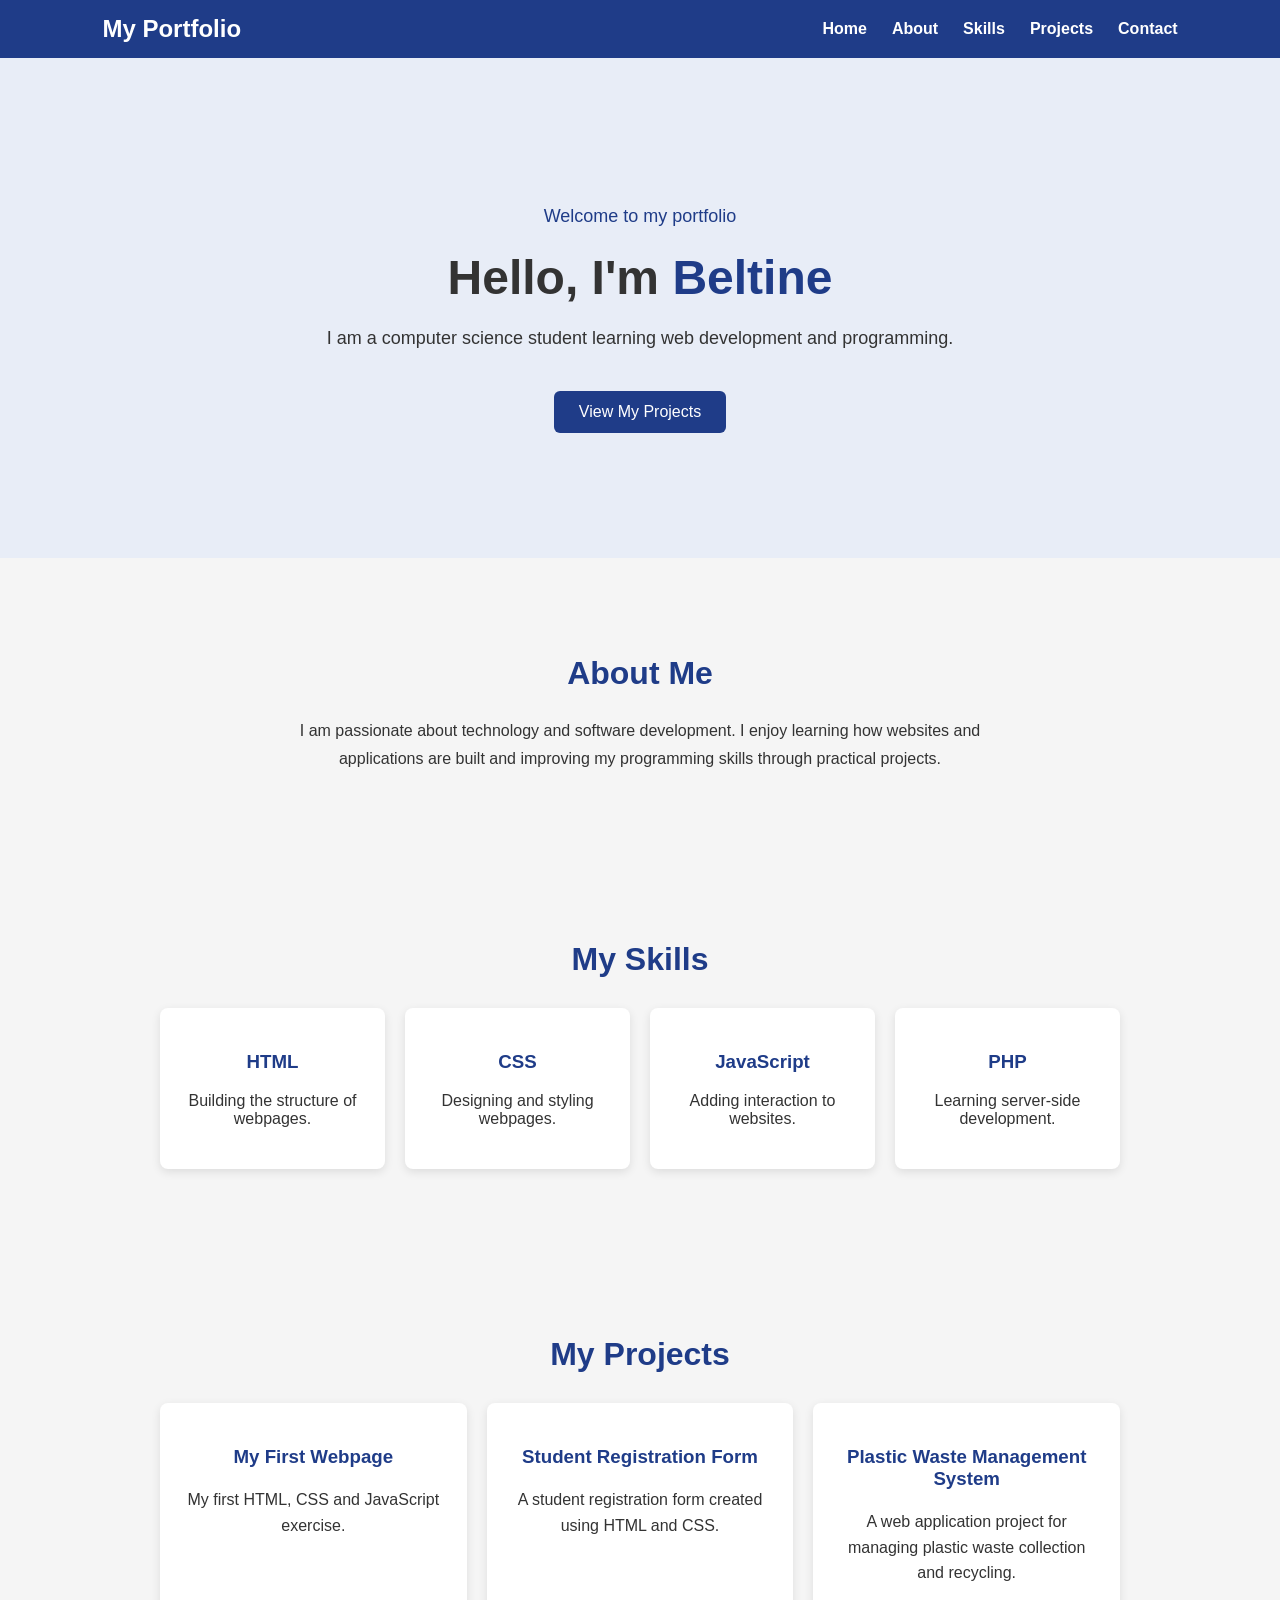
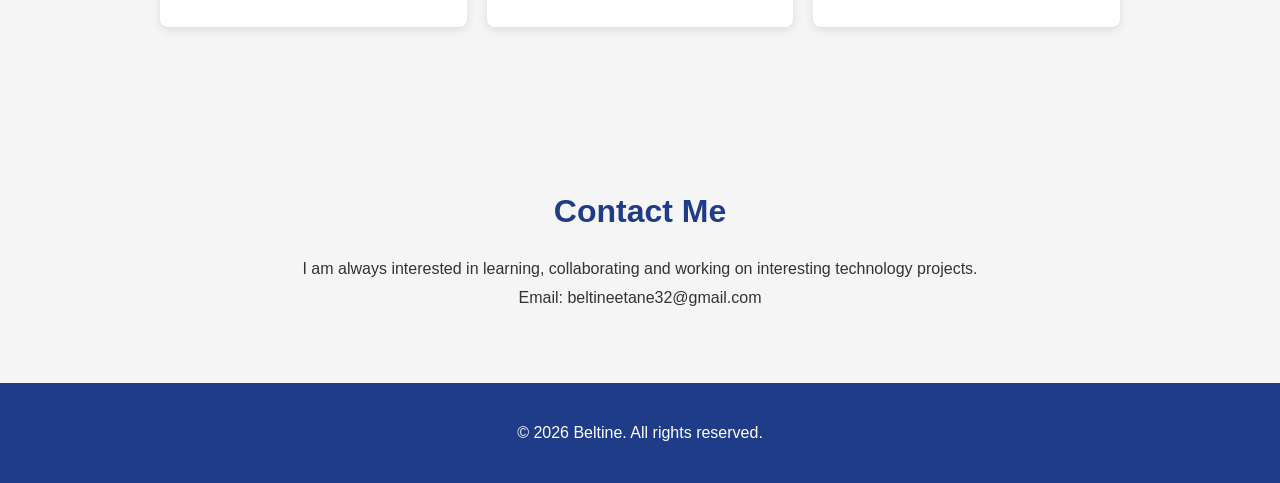
<file: index.html>
<!DOCTYPE html>
<html lang="en">

<head>
    <meta charset="UTF-8">

    <meta name="viewport"
          content="width=device-width, initial-scale=1.0">

    <title>My Portfolio</title>

    <link rel="stylesheet" href="style.css">
</head>

<body>

    <!-- Navigation -->

    <nav class="navbar">

        <h2 class="logo">My Portfolio</h2>

        <ul class="nav-links">
            <li><a href="#home">Home</a></li>
            <li><a href="#about">About</a></li>
            <li><a href="#skills">Skills</a></li>
            <li><a href="#projects">Projects</a></li>
            <li><a href="#contact">Contact</a></li>
        </ul>

    </nav>


    <!-- Home Section -->

    <section id="home" class="hero">

        <div class="hero-content">

            <p class="welcome">
                Welcome to my portfolio
            </p>

            <h1>
                Hello, I'm <span>Beltine</span>
            </h1>

            <p>
                I am a computer science student learning
                web development and programming.
            </p>

            <a href="#projects" class="button">
                View My Projects
            </a>

        </div>

    </section>


    <!-- About Section -->

    <section id="about" class="section">

        <h2>About Me</h2>

        <p>
            I am passionate about technology and software development.
            I enjoy learning how websites and applications are built
            and improving my programming skills through practical projects.
        </p>

    </section>


    <!-- Skills Section -->

    <section id="skills" class="section">

        <h2>My Skills</h2>

        <div class="skills-container">

            <div class="skill">
                <h3>HTML</h3>
                <p>Building the structure of webpages.</p>
            </div>

            <div class="skill">
                <h3>CSS</h3>
                <p>Designing and styling webpages.</p>
            </div>

            <div class="skill">
                <h3>JavaScript</h3>
                <p>Adding interaction to websites.</p>
            </div>

            <div class="skill">
                <h3>PHP</h3>
                <p>Learning server-side development.</p>
            </div>

        </div>

    </section>


    <!-- Projects Section -->

    <section id="projects" class="section">

        <h2>My Projects</h2>

        <div class="projects-container">

            <div class="project">

                <h3>My First Webpage</h3>

                <p>
                    My first HTML, CSS and JavaScript exercise.
                </p>

            </div>


            <div class="project">

                <h3>Student Registration Form</h3>

                <p>
                    A student registration form created using HTML and CSS.
                </p>

            </div>


            <div class="project">

                <h3>Plastic Waste Management System</h3>

                <p>
                    A web application project for managing plastic
                    waste collection and recycling.
                </p>

            </div>

        </div>

    </section>


    <!-- Contact Section -->

    <section id="contact" class="section">

        <h2>Contact Me</h2>

        <p>
            I am always interested in learning, collaborating
            and working on interesting technology projects.
        </p>

        <p>
            Email: beltineetane32@gmail.com
        </p>

    </section>


    <!-- Footer -->

    <footer>

        <p>
            &copy; 2026 Beltine. All rights reserved.
        </p>

    </footer>

</body>

</html>
</file>
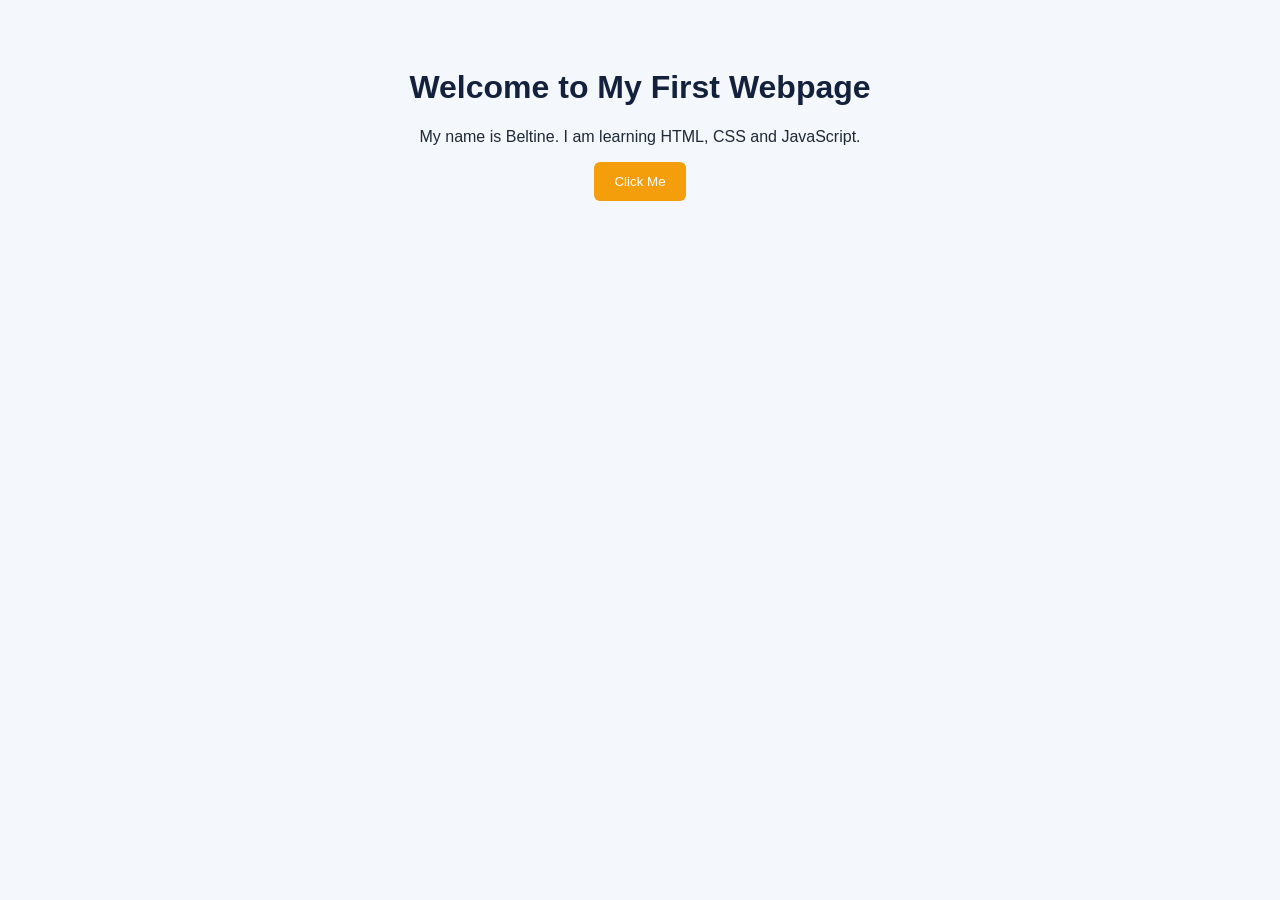
<file: 01-my-first-webpage/index.html>
<!DOCTYPE html>
<html lang="en">
<head>
  <meta charset="UTF-8">
  <meta name="viewport" content="width=device-width, initial-scale=1.0">
  <title>My First Webpage</title>
  <link rel="stylesheet" href="style.css">
</head>
<body>

  <h1>Welcome to My First Webpage</h1>

  <p>
    My name is Beltine. I am learning HTML, CSS and JavaScript.
  </p>

  <button onclick="showMessage()">Click Me</button>

  <script src="script.js"></script>
</body>
</html>
</file>
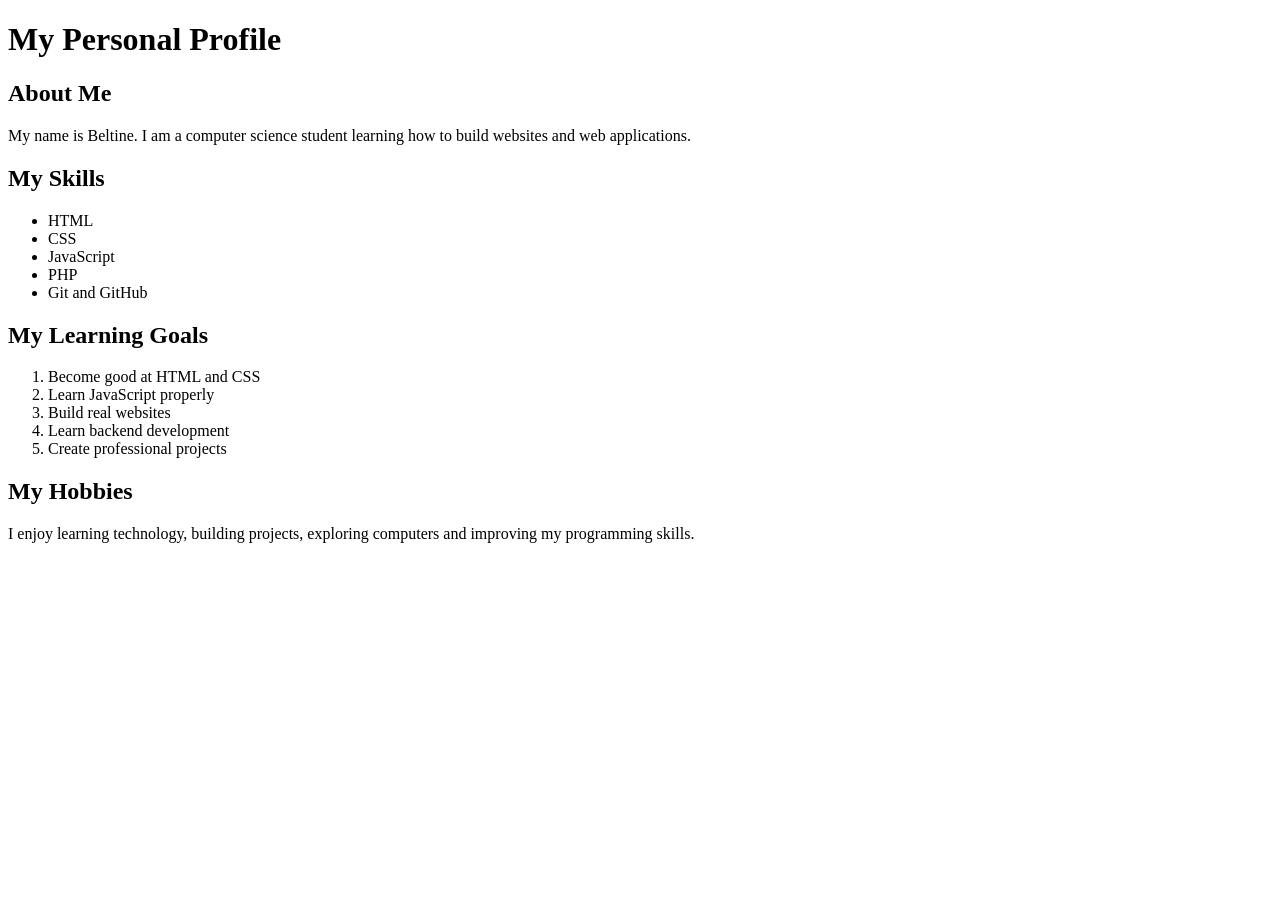
<file: 02-personal-profile/index.html>
<!DOCTYPE html>
<html lang="en">
<head>
    <meta charset="UTF-8">
    <meta name="viewport" content="width=device-width, initial-scale=1.0">
    <title>My Personal Profile</title>
</head>

<body>

    <h1>My Personal Profile</h1>

    <h2>About Me</h2>

    <p>
        My name is Beltine. I am a computer science student
        learning how to build websites and web applications.
    </p>

    <h2>My Skills</h2>

    <ul>
        <li>HTML</li>
        <li>CSS</li>
        <li>JavaScript</li>
        <li>PHP</li>
        <li>Git and GitHub</li>
    </ul>

    <h2>My Learning Goals</h2>

    <ol>
        <li>Become good at HTML and CSS</li>
        <li>Learn JavaScript properly</li>
        <li>Build real websites</li>
        <li>Learn backend development</li>
        <li>Create professional projects</li>
    </ol>

    <h2>My Hobbies</h2>

    <p>
        I enjoy learning technology, building projects,
        exploring computers and improving my programming skills.
    </p>

</body>
</html>
</file>
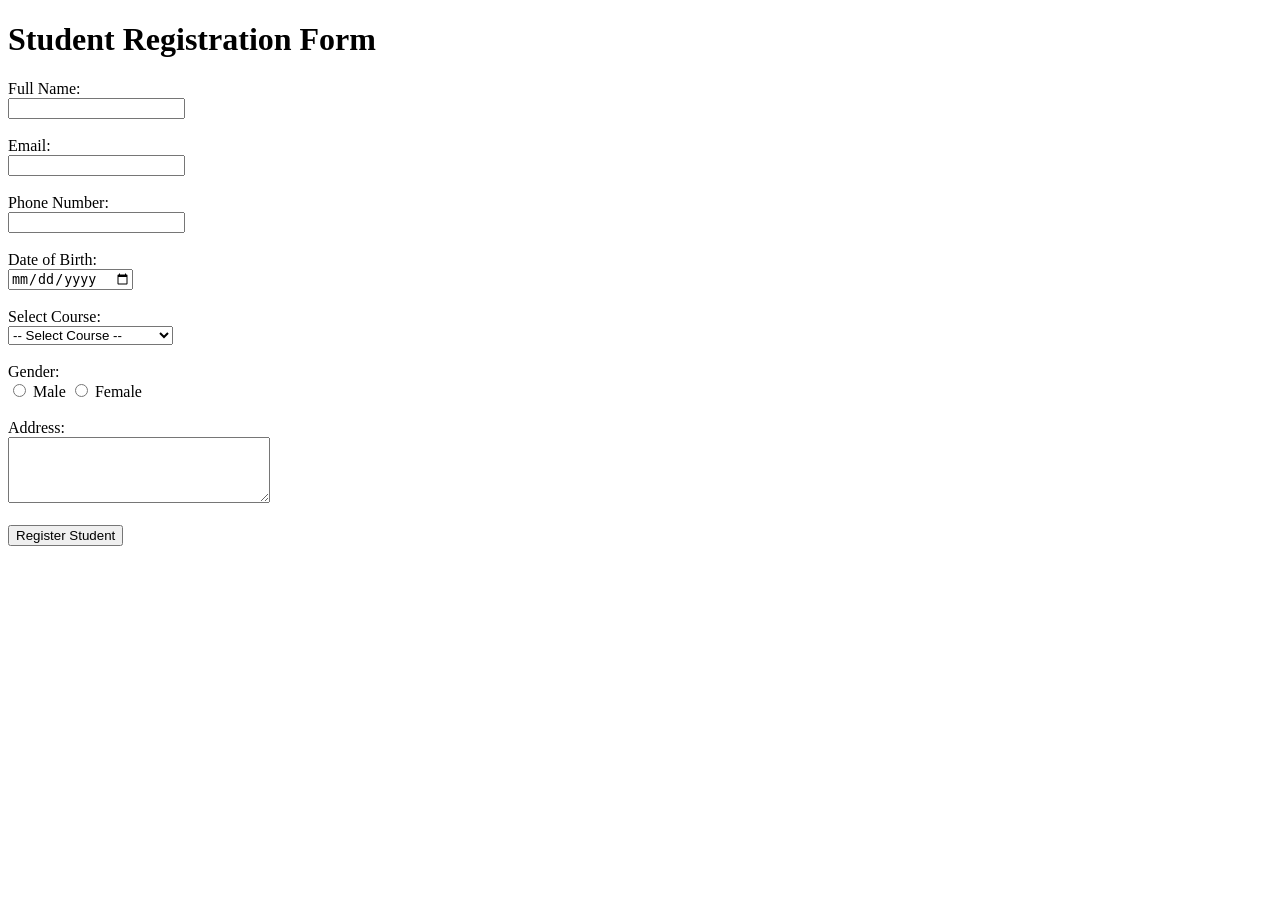
<file: 03-student-registration-form/index.html>
<!DOCTYPE html>
<html lang="en">
<head>
    <meta charset="UTF-8">
    <meta name="viewport" content="width=device-width, initial-scale=1.0">
    <title>Student Registration Form</title>
</head>

<body>

    <h1>Student Registration Form</h1>

    <form>

        <label for="fullname">Full Name:</label>
        <br>
        <input type="text" id="fullname" name="fullname">
        <br><br>

        <label for="email">Email:</label>
        <br>
        <input type="email" id="email" name="email">
        <br><br>

        <label for="phone">Phone Number:</label>
        <br>
        <input type="tel" id="phone" name="phone">
        <br><br>

        <label for="date">Date of Birth:</label>
        <br>
        <input type="date" id="date" name="date">
        <br><br>

        <label for="course">Select Course:</label>
        <br>

        <select id="course" name="course">
            <option value="">-- Select Course --</option>
            <option value="computer-science">Computer Science</option>
            <option value="business">Business Administration</option>
            <option value="accounting">Accounting</option>
            <option value="engineering">Engineering</option>
        </select>

        <br><br>

        <label>Gender:</label>
        <br>

        <input type="radio" id="male" name="gender" value="male">
        <label for="male">Male</label>

        <input type="radio" id="female" name="gender" value="female">
        <label for="female">Female</label>

        <br><br>

        <label for="address">Address:</label>
        <br>

        <textarea id="address" name="address" rows="4" cols="30"></textarea>

        <br><br>

        <button type="submit">Register Student</button>

    </form>

</body>
</html>
</file>
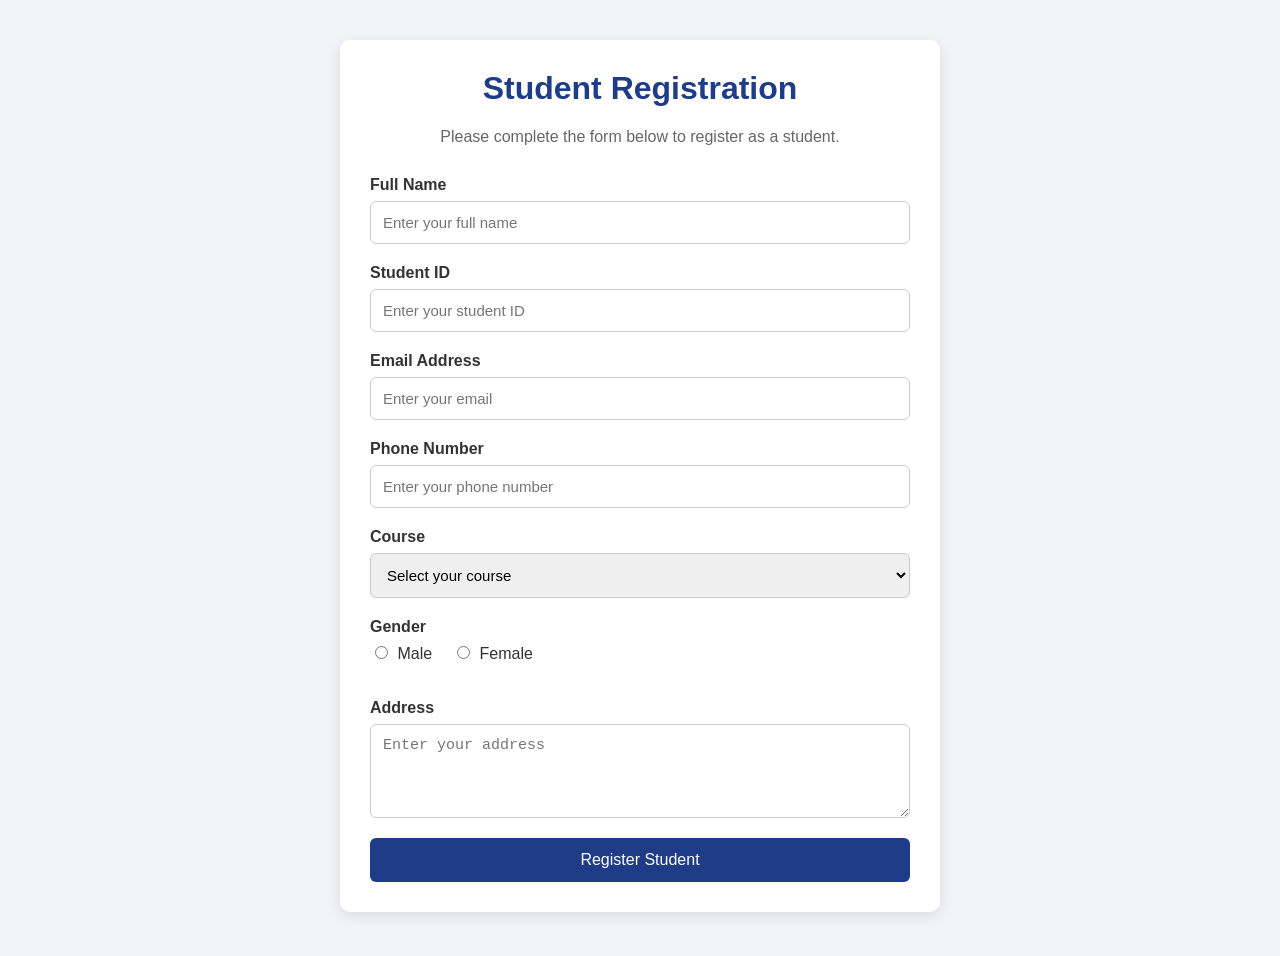
<file: 04-styled-registration-form/index.html>
<!DOCTYPE html>
<html lang="en">

<head>
    <meta charset="UTF-8">
    <meta name="viewport" content="width=device-width, initial-scale=1.0">

    <title>Student Registration</title>

    <link rel="stylesheet" href="style.css">
</head>

<body>

    <div class="container">

        <h1>Student Registration</h1>

        <p class="description">
            Please complete the form below to register as a student.
        </p>

        <form>

            <label for="fullname">Full Name</label>
            <input
                type="text"
                id="fullname"
                name="fullname"
                placeholder="Enter your full name"
            >

            <label for="studentid">Student ID</label>
            <input
                type="text"
                id="studentid"
                name="studentid"
                placeholder="Enter your student ID"
            >

            <label for="email">Email Address</label>
            <input
                type="email"
                id="email"
                name="email"
                placeholder="Enter your email"
            >

            <label for="phone">Phone Number</label>
            <input
                type="tel"
                id="phone"
                name="phone"
                placeholder="Enter your phone number"
            >

            <label for="course">Course</label>

            <select id="course" name="course">
                <option value="">Select your course</option>
                <option value="computer-science">Computer Science</option>
                <option value="accounting">Accounting</option>
                <option value="business">Business Administration</option>
                <option value="engineering">Engineering</option>
            </select>

            <label>Gender</label>

            <div class="gender">

                <label>
                    <input type="radio" name="gender" value="male">
                    Male
                </label>

                <label>
                    <input type="radio" name="gender" value="female">
                    Female
                </label>

            </div>

            <label for="address">Address</label>

            <textarea
                id="address"
                name="address"
                rows="4"
                placeholder="Enter your address"
            ></textarea>

            <button type="submit">
                Register Student
            </button>

        </form>

    </div>

</body>
</html>
</file>
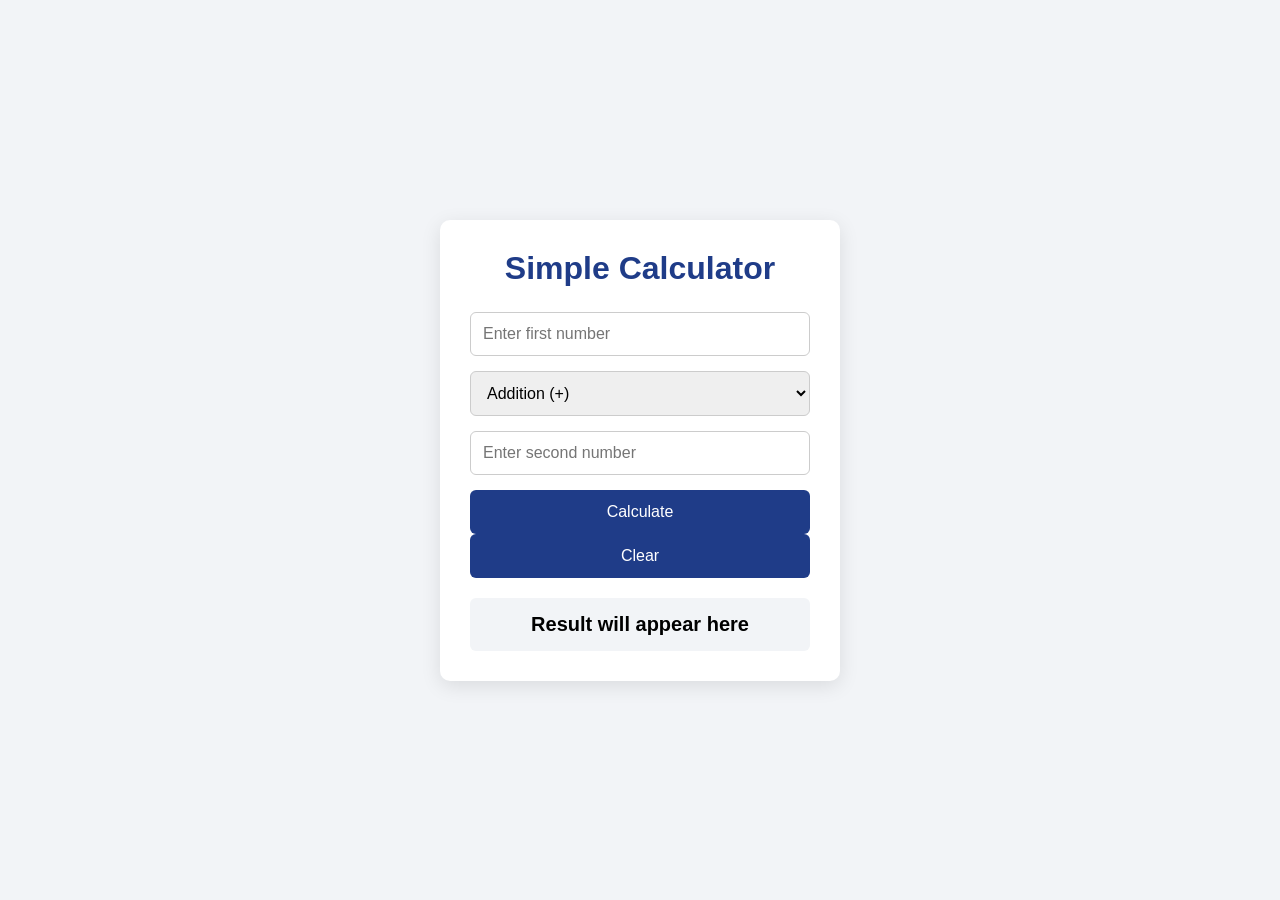
<file: 08-javascript-calculator/index.html>
<!DOCTYPE html>
<html lang="en">

<head>
    <meta charset="UTF-8">

    <meta name="viewport"
          content="width=device-width, initial-scale=1.0">

    <title>JavaScript Calculator</title>

    <link rel="stylesheet" href="style.css">
</head>

<body>

    <div class="calculator">

        <h1>Simple Calculator</h1>

        <input
            type="number"
            id="number1"
            placeholder="Enter first number"
        >

        <select id="operator">
            <option value="+">Addition (+)</option>
            <option value="-">Subtraction (-)</option>
            <option value="*">Multiplication (×)</option>
            <option value="/">Division (÷)</option>
        </select>

        <input
            type="number"
            id="number2"
            placeholder="Enter second number"
        >

        <button onclick="calculate()">
            Calculate
        </button>
        <button onclick="clearCalculator()" class="clear-button">
    Clear
</button>

        <div id="result">
            Result will appear here
        </div>

    </div>

    <script src="script.js"></script>

</body>

</html>
</file>
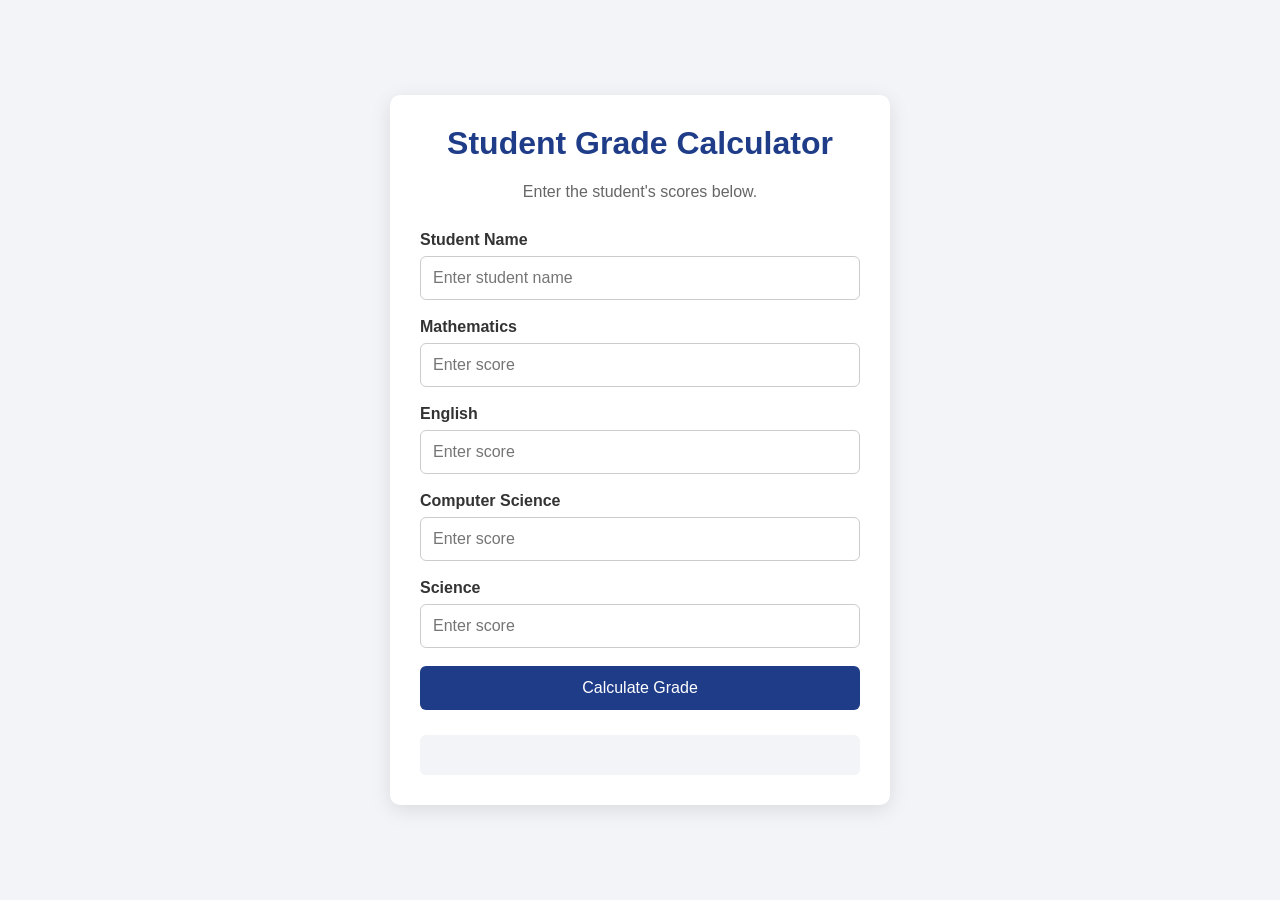
<file: 09-student-grade-calculator/index.html>
<!DOCTYPE html>
<html lang="en">

<head>
    <meta charset="UTF-8">

    <meta name="viewport"
          content="width=device-width, initial-scale=1.0">

    <title>Student Grade Calculator</title>

    <link rel="stylesheet" href="style.css">
</head>

<body>

    <div class="container">

        <h1>Student Grade Calculator</h1>

        <p>
            Enter the student's scores below.
        </p>

        <label for="name">Student Name</label>

        <input
            type="text"
            id="name"
            placeholder="Enter student name"
        >


        <label for="math">Mathematics</label>

        <input
            type="number"
            id="math"
            placeholder="Enter score"
            min="0"
            max="100"
        >


        <label for="english">English</label>

        <input
            type="number"
            id="english"
            placeholder="Enter score"
            min="0"
            max="100"
        >


        <label for="computer">Computer Science</label>

        <input
            type="number"
            id="computer"
            placeholder="Enter score"
            min="0"
            max="100"
        >


        <label for="science">Science</label>

        <input
            type="number"
            id="science"
            placeholder="Enter score"
            min="0"
            max="100"
        >


        <button onclick="calculateGrade()">
            Calculate Grade
        </button>


        <div id="result"></div>

    </div>

    <script src="script.js"></script>

</body>

</html>
</file>
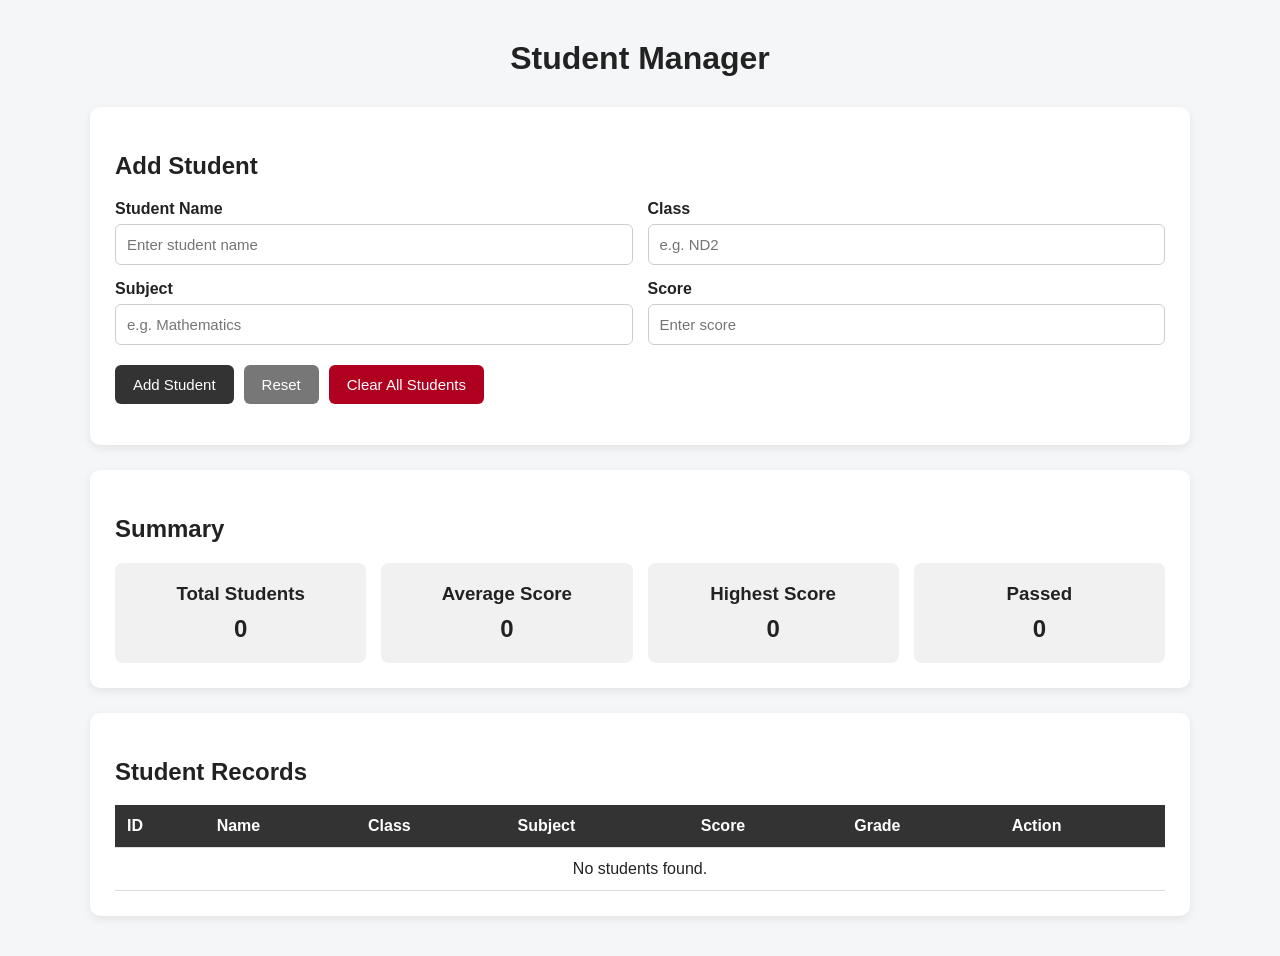
<file: 06-students-grades-management/student-manager.html>
<!DOCTYPE html>
<html lang="en">
<head>
    <meta charset="UTF-8">
    <meta name="viewport" content="width=device-width, initial-scale=1.0">
    <title>Student Manager</title>

    <style>
        * {
            box-sizing: border-box;
        }

        body {
            font-family: Arial, sans-serif;
            margin: 0;
            background: #f4f6f8;
            color: #222;
        }

        .container {
            width: 90%;
            max-width: 1100px;
            margin: 40px auto;
        }

        h1 {
            text-align: center;
            margin-bottom: 30px;
        }

        .card {
            background: white;
            padding: 25px;
            margin-bottom: 25px;
            border-radius: 10px;
            box-shadow: 0 3px 10px rgba(0, 0, 0, 0.08);
        }

        .form-grid {
            display: grid;
            grid-template-columns: repeat(2, 1fr);
            gap: 15px;
        }

        .form-group {
            display: flex;
            flex-direction: column;
        }

        label {
            font-weight: bold;
            margin-bottom: 6px;
        }

        input {
            padding: 11px;
            border: 1px solid #ccc;
            border-radius: 6px;
            font-size: 15px;
        }

        input:focus {
            outline: none;
            border-color: #333;
        }

        .buttons {
            margin-top: 20px;
            display: flex;
            gap: 10px;
        }

        button {
            padding: 11px 18px;
            border: none;
            border-radius: 6px;
            cursor: pointer;
            font-size: 15px;
        }

        #submitButton {
            background: #333;
            color: white;
        }

        #resetButton {
            background: #777;
            color: white;
        }

        #clearStudentsButton {
            background: #b00020;
            color: white;
        }

        button:hover {
            opacity: 0.85;
        }

        #message {
            margin-top: 15px;
            font-weight: bold;
        }

        .summary {
            display: grid;
            grid-template-columns: repeat(4, 1fr);
            gap: 15px;
        }

        .summary-box {
            background: #f1f1f1;
            padding: 20px;
            text-align: center;
            border-radius: 8px;
        }

        .summary-box h3 {
            margin: 0 0 10px;
        }

        .summary-box p {
            font-size: 24px;
            font-weight: bold;
            margin: 0;
        }

        .table-container {
            overflow-x: auto;
        }

        table {
            width: 100%;
            border-collapse: collapse;
        }

        th,
        td {
            padding: 12px;
            border-bottom: 1px solid #ddd;
            text-align: left;
        }

        th {
            background: #333;
            color: white;
        }

        .edit-btn {
            background: #555;
            color: white;
            margin-right: 5px;
        }

        .delete-btn {
            background: #b00020;
            color: white;
        }

        @media (max-width: 700px) {
            .form-grid {
                grid-template-columns: 1fr;
            }

            .summary {
                grid-template-columns: repeat(2, 1fr);
            }
        }
    </style>
</head>

<body>

<div class="container">

    <h1>Student Manager</h1>

    <!-- Student Form -->
    <div class="card">

        <h2 id="formTitle">Add Student</h2>

        <form id="studentForm">

            <div class="form-grid">

                <div class="form-group">
                    <label for="name">Student Name</label>
                    <input
                        type="text"
                        id="name"
                        placeholder="Enter student name"
                        required
                    >
                </div>

                <div class="form-group">
                    <label for="className">Class</label>
                    <input
                        type="text"
                        id="className"
                        placeholder="e.g. ND2"
                        required
                    >
                </div>

                <div class="form-group">
                    <label for="subject">Subject</label>
                    <input
                        type="text"
                        id="subject"
                        placeholder="e.g. Mathematics"
                        required
                    >
                </div>

                <div class="form-group">
                    <label for="score">Score</label>
                    <input
                        type="number"
                        id="score"
                        min="0"
                        max="100"
                        placeholder="Enter score"
                        required
                    >
                </div>

            </div>

            <div class="buttons">

                <button type="submit" id="submitButton">
                    Add Student
                </button>

                <button type="button" id="resetButton">
                    Reset
                </button>

                <button type="button" id="clearStudentsButton">
                    Clear All Students
                </button>

            </div>

            <p id="message"></p>

        </form>

    </div>


    <!-- Summary -->
    <div class="card">

        <h2>Summary</h2>

        <div class="summary">

            <div class="summary-box">
                <h3>Total Students</h3>
                <p id="totalStudents">0</p>
            </div>

            <div class="summary-box">
                <h3>Average Score</h3>
                <p id="averageScore">0</p>
            </div>

            <div class="summary-box">
                <h3>Highest Score</h3>
                <p id="highestScore">0</p>
            </div>

            <div class="summary-box">
                <h3>Passed</h3>
                <p id="passedStudents">0</p>
            </div>

        </div>

    </div>


    <!-- Students Table -->
    <div class="card">

        <h2>Student Records</h2>

        <div class="table-container">

            <table>

                <thead>

                    <tr>
                        <th>ID</th>
                        <th>Name</th>
                        <th>Class</th>
                        <th>Subject</th>
                        <th>Score</th>
                        <th>Grade</th>
                        <th>Action</th>
                    </tr>

                </thead>

                <tbody id="studentTableBody">
                </tbody>

            </table>

        </div>

    </div>

</div>


<script src="students-manager.js"></script>

</body>
</html>
</file>
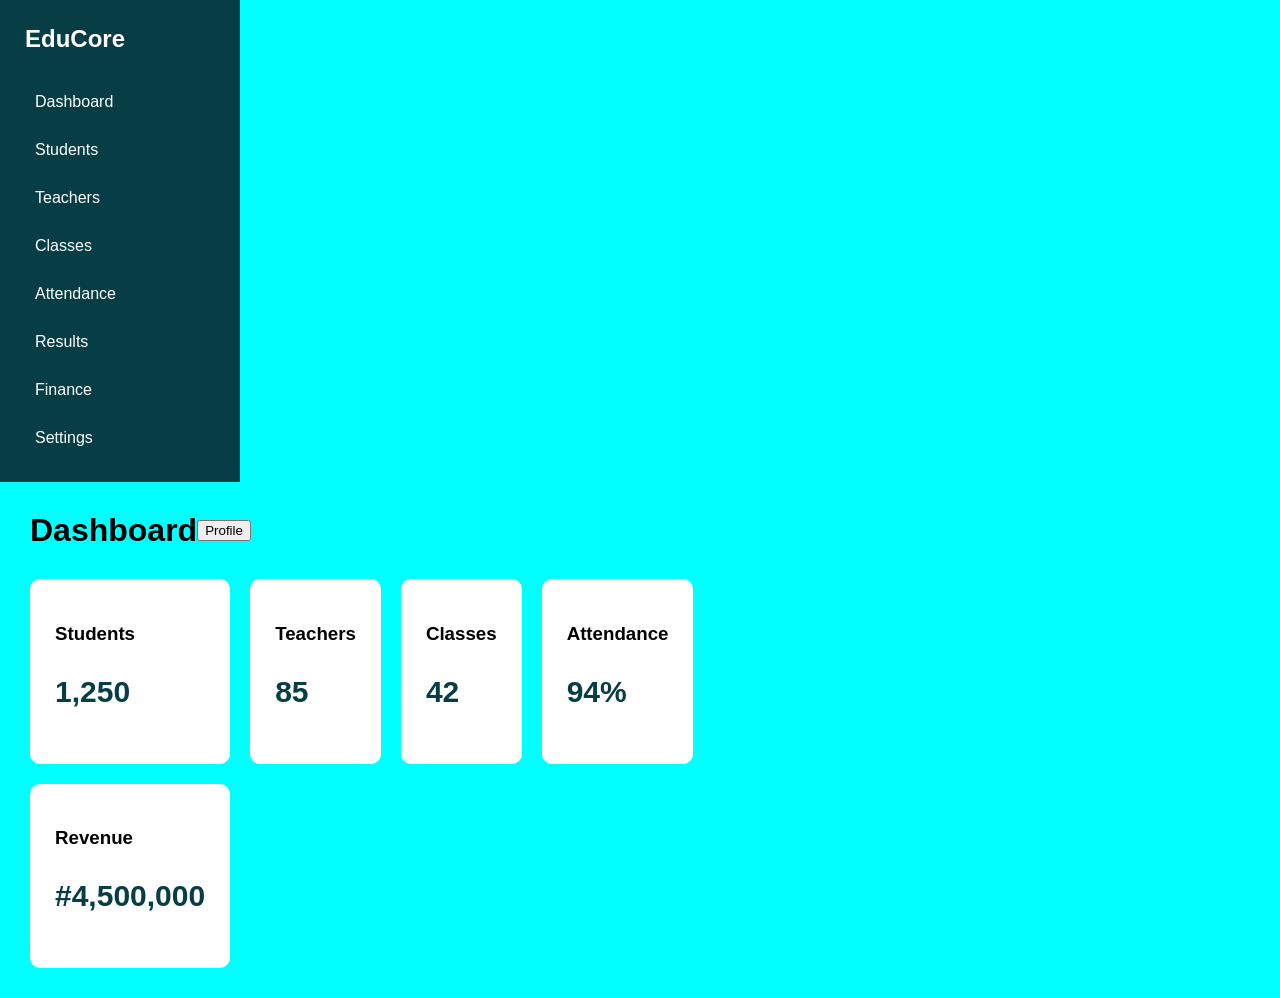
<file: 07-profile-card/dashboard.html>
<body>
    <link rel="stylesheet"
              href="style.css">
    <div class="layout">
        <aside class="sidebar">
            <h2>EduCore</h2>
            <nav>
                <a href="#">Dashboard</a>
                <a href="#">Students</a>
                <a href="#">Teachers</a>
                <a href="#">Classes</a>
                <a href="#">Attendance</a>
                <a href="#">Results</a>
                <a href="#">Finance</a>
                <a href="#">Settings</a>
            </nav>
        </aside>
        <main class="main-content">
            <header class="header">
                <h1>Dashboard</h1>
                <button>Profile</button>
            </header>
       <section class="dashboard">
        <div class="card">
            <h3>Students</h3>
            <p>1,250</p>
        </div>

        <div class="card">
            <h3>Teachers</h3>
            <p>85</p>
        </div>
        <div class="card">
            <h3>Classes</h3>
            <p>42</p>
        </div>

        <div class="card">
            <h3>Attendance</h3>
            <p>94%</p>
        </div>

        <div class="card">
            <h3>Revenue</h3>
            <p>#4,500,000</p>
        </div>
       </section>     
        </main>
    </div>
</body>
</file>
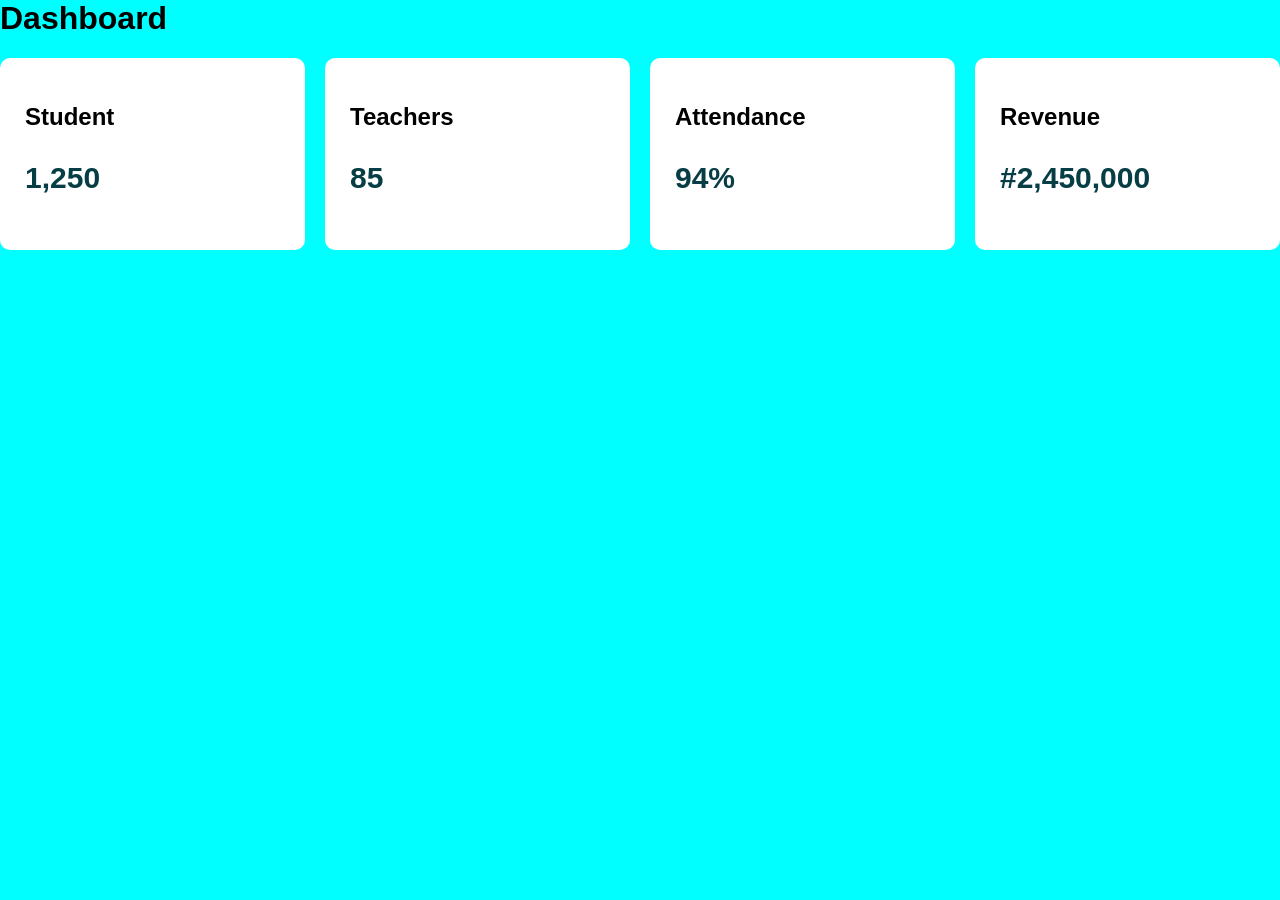
<file: 07-profile-card/index1.html>
<body>
    <h1>Dashboard</h1>
    <link rel="stylesheet"
              href="style.css">
    <div class="Dashboard">
        <div class="Card">
            <h2>Student</h2>
            <p>1,250</p>
    </div>
    <div class="Card">
        <h2>Teachers</h2>
        <p>85</p>
    </div>
    <div class="Card">
      <h2>Attendance</h2>
      <p>94%</p>
    </div>
    <div class="Card">
        <h2>Revenue</h2>
        <p>#2,450,000</p>
    </div>
    </div>
</body>
</file>
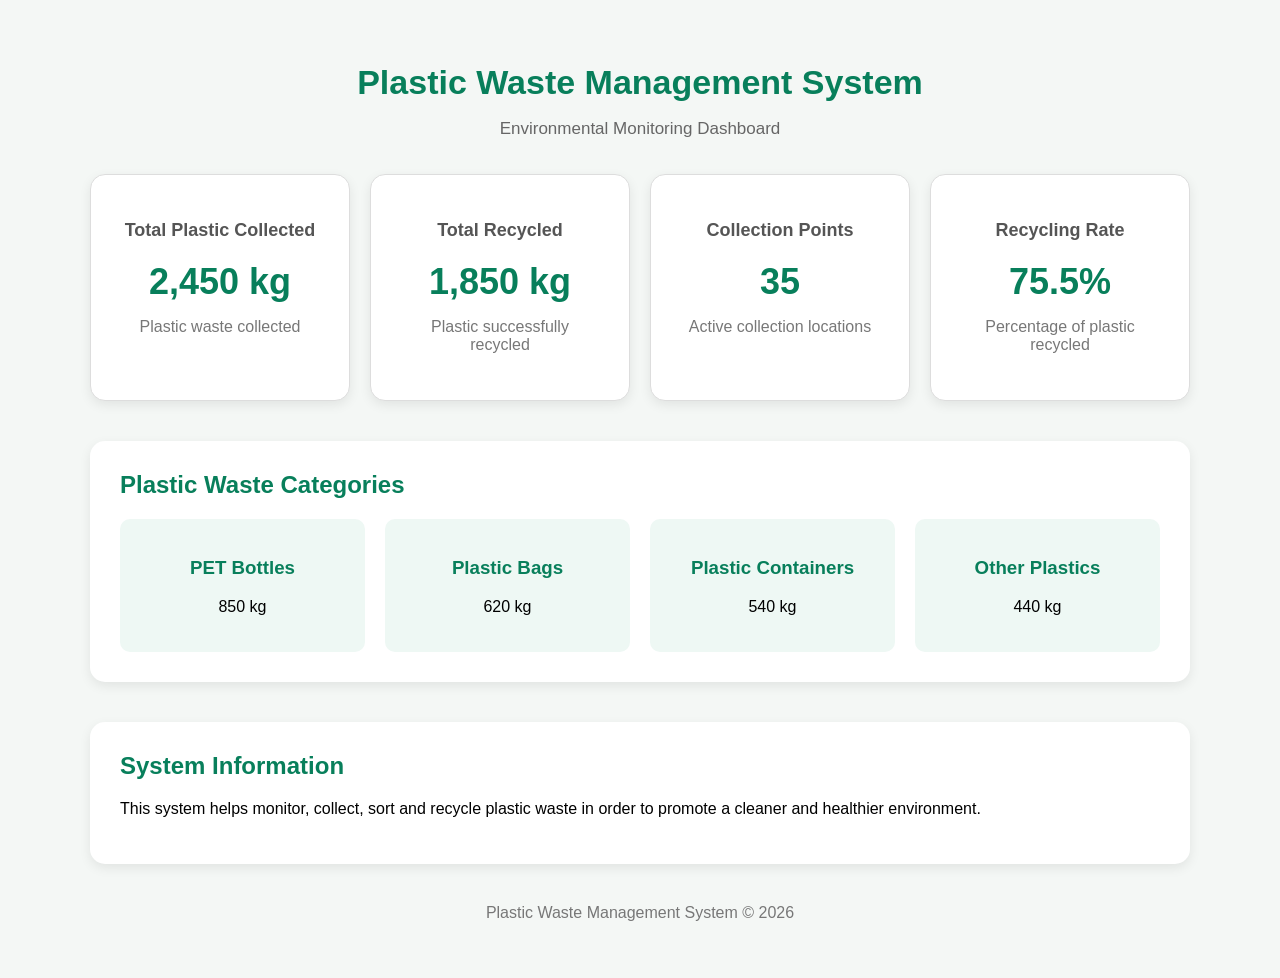
<file: 07-profile-card/index2.html>
<!DOCTYPE html>
<html lang="en">
<head>
    <meta charset="UTF-8">
    <meta name="viewport" content="width=device-width, initial-scale=1.0">

    <title>Plastic Waste Management Dashboard</title>

    <style>

        /* Box Model */
        * {
            box-sizing: border-box;
        }

        /* General page */
        body {
            margin: 0;
            padding: 40px;
            font-family: Arial, sans-serif;
            background-color: #f4f7f5;
        }

        /* Main dashboard */
        .dashboard {
            max-width: 1100px;
            margin: auto;
        }

        /* Header */
        .header {
            text-align: center;
            margin-bottom: 35px;
        }

        .header h1 {
            color: #087f5b;
            margin-bottom: 10px;
            font-size: 34px;
        }

        .header p {
            color: #666;
            font-size: 17px;
        }

        /* Cards container */
        .cards {
            display: flex;
            gap: 20px;
            flex-wrap: wrap;
            justify-content: center;
        }

        /* Individual cards */
        .card {
            background-color: white;
            padding: 30px;
            border-radius: 15px;
            border: 1px solid #ddd;

            flex: 1;
            min-width: 220px;

            text-align: center;

            box-shadow: 0 4px 12px rgba(0, 0, 0, 0.08);

            transition: transform 0.3s ease;
        }

        /* Hover effect */
        .card:hover {
            transform: translateY(-8px);
        }

        /* Card heading */
        .card h2 {
            font-size: 18px;
            color: #555;
            margin-bottom: 20px;
        }

        /* Card value */
        .value {
            font-size: 36px;
            font-weight: bold;
            color: #087f5b;
        }

        /* Card description */
        .card p {
            color: #777;
            margin-top: 15px;
        }

        /* Additional section */
        .section {
            margin-top: 40px;
            background-color: white;
            padding: 30px;
            border-radius: 15px;
            box-shadow: 0 4px 12px rgba(0, 0, 0, 0.08);
        }

        .section h2 {
            color: #087f5b;
            margin-top: 0;
        }

        /* Flexbox for waste categories */
        .waste-types {
            display: flex;
            gap: 20px;
            flex-wrap: wrap;
        }

        .waste {
            flex: 1;
            min-width: 180px;
            padding: 20px;
            border-radius: 10px;
            background-color: #eef8f4;
            text-align: center;
        }

        .waste h3 {
            color: #087f5b;
        }

        /* Footer */
        .footer {
            text-align: center;
            margin-top: 40px;
            color: #777;
        }

        /* Responsive design */
        @media (max-width: 700px) {

            body {
                padding: 20px;
            }

            .header h1 {
                font-size: 27px;
            }

            .cards {
                flex-direction: column;
            }

            .card {
                width: 100%;
            }

            .waste-types {
                flex-direction: column;
            }

        }

    </style>
</head>

<body>

    <div class="dashboard">

        <!-- Header -->
        <div class="header">

            <h1>Plastic Waste Management System</h1>

            <p>
                Environmental Monitoring Dashboard
            </p>

        </div>


        <!-- Dashboard Cards -->
        <div class="cards">

            <!-- Card 1 -->
            <div class="card">

                <h2>Total Plastic Collected</h2>

                <div class="value">
                    2,450 kg
                </div>

                <p>
                    Plastic waste collected
                </p>

            </div>


            <!-- Card 2 -->
            <div class="card">

                <h2>Total Recycled</h2>

                <div class="value">
                    1,850 kg
                </div>

                <p>
                    Plastic successfully recycled
                </p>

            </div>


            <!-- Card 3 -->
            <div class="card">

                <h2>Collection Points</h2>

                <div class="value">
                    35
                </div>

                <p>
                    Active collection locations
                </p>

            </div>


            <!-- Card 4 -->
            <div class="card">

                <h2>Recycling Rate</h2>

                <div class="value">
                    75.5%
                </div>

                <p>
                    Percentage of plastic recycled
                </p>

            </div>

        </div>


        <!-- Waste Categories -->
        <div class="section">

            <h2>Plastic Waste Categories</h2>

            <div class="waste-types">

                <div class="waste">

                    <h3>PET Bottles</h3>

                    <p>850 kg</p>

                </div>


                <div class="waste">

                    <h3>Plastic Bags</h3>

                    <p>620 kg</p>

                </div>


                <div class="waste">

                    <h3>Plastic Containers</h3>

                    <p>540 kg</p>

                </div>


                <div class="waste">

                    <h3>Other Plastics</h3>

                    <p>440 kg</p>

                </div>

            </div>

        </div>


        <!-- System Information -->
        <div class="section">

            <h2>System Information</h2>

            <p>
                This system helps monitor, collect, sort and recycle
                plastic waste in order to promote a cleaner and healthier
                environment.
            </p>

        </div>


        <!-- Footer -->
        <div class="footer">

            <p>
                Plastic Waste Management System &copy; 2026
            </p>

        </div>

    </div>

</body>
</html>
</file>
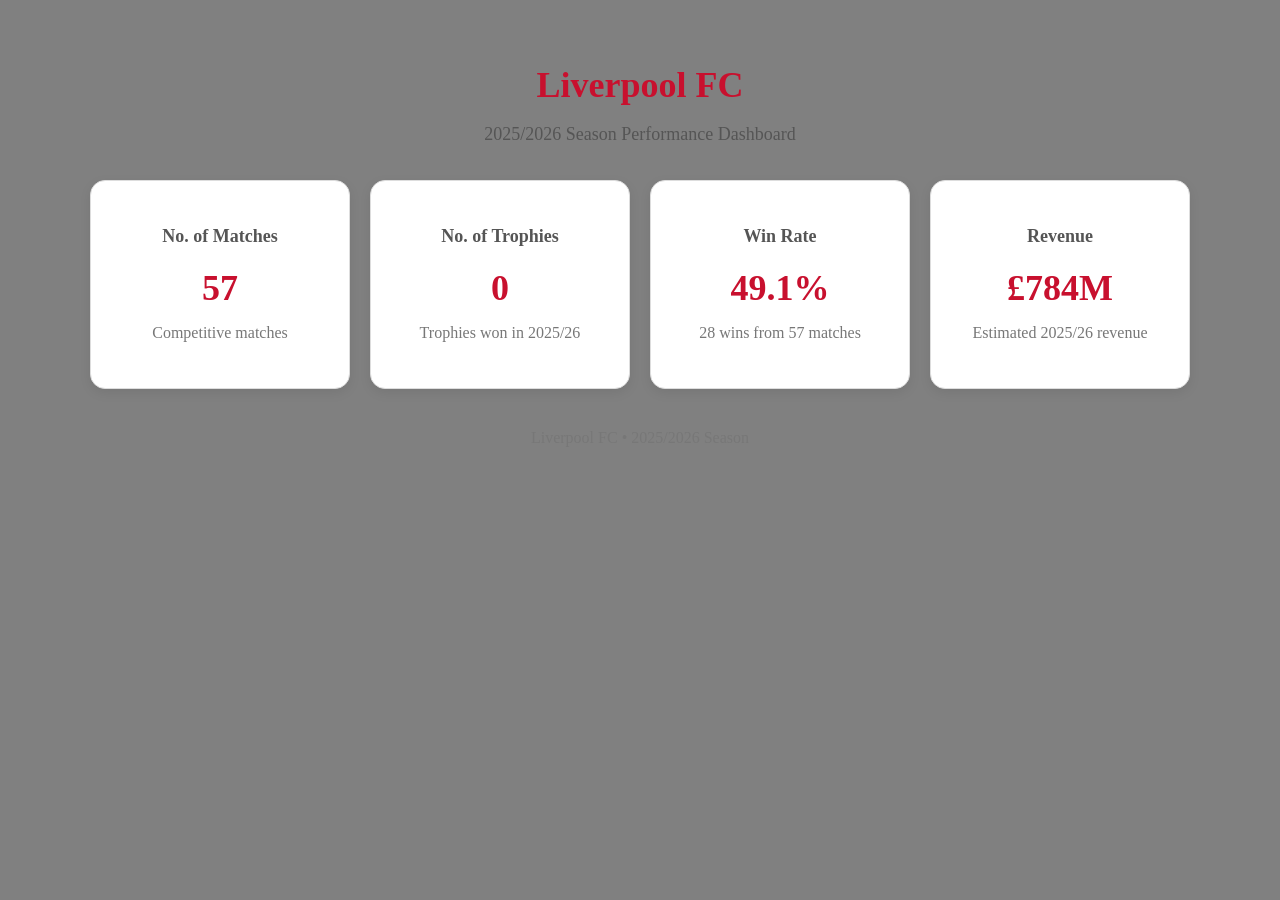
<file: 07-profile-card/index3.html>
<!DOCTYPE html>
<html lang="en">
<head>
    <meta charset="UTF-8">
    <meta name="viewport" content="width=device-width, initial-scale=1.0">

    <title>Liverpool FC 2025/26 Dashboard</title>

    <style>

        /* Box Model */
        * {
            box-sizing: border-box;
        }

        /* General page */
        body {
            margin: 0;
            padding: 40px;
            font-family: Cambria, Cochin, Georgia, Times, 'Times New Roman', serif;
            background-color:grey;
        }

        /* Main container */
        .dashboard {
            max-width: 1100px;
            margin: auto;
        }

        /* Header */
        .header {
            text-align: center;
            margin-bottom: 35px;
        }

        .header h1 {
            color: #c8102e;
            margin-bottom: 10px;
            font-size: 36px;
        }

        .header p {
            color: #555;
            font-size: 18px;
        }

        /* Cards container - FLEXBOX */
        .cards {
            display: flex;
            gap: 20px;
            flex-wrap: wrap;
            justify-content: center;
        }

        /* Individual cards */
        .card {
            background-color: white;
            padding: 30px;
            border-radius: 15px;
            border: 1px solid #ddd;

            flex: 1;
            min-width: 220px;

            text-align: center;

            box-shadow: 0 4px 12px rgba(0, 0, 0, 0.08);

            transition: transform 0.3s ease;
        }

        /* Card hover effect */
        .card:hover {
            transform: translateY(-8px);
        }

        /* Card titles */
        .card h2 {
            font-size: 18px;
            color: #555;
            margin-bottom: 20px;
        }

        /* Card values */
        .card .value {
            font-size: 36px;
            font-weight: bold;
            color: #c8102e;
        }

        /* Small description */
        .card p {
            color: #777;
            margin-top: 15px;
        }

        /* Footer */
        .footer {
            text-align: center;
            margin-top: 40px;
            color: #777;
        }

        /* Responsive design */
        @media (max-width: 700px) {

            body {
                padding: 20px;
            }

            .header h1 {
                font-size: 28px;
            }

            .cards {
                flex-direction: column;
            }

            .card {
                width: 100%;
            }
        }

    </style>
</head>

<body>

    <div class="dashboard">

        <!-- Header -->
        <div class="header">

            <h1>Liverpool FC</h1>

            <p>
                2025/2026 Season Performance Dashboard
            </p>

        </div>


        <!-- Cards -->
        <div class="cards">

            <!-- Card 1 -->
            <div class="card">

                <h2>No. of Matches</h2>

                <div class="value">
                    57
                </div>

                <p>
                    Competitive matches
                </p>

            </div>


            <!-- Card 2 -->
            <div class="card">

                <h2>No. of Trophies</h2>

                <div class="value">
                    0
                </div>

                <p>
                    Trophies won in 2025/26
                </p>

            </div>


            <!-- Card 3 -->
            <div class="card">

                <h2>Win Rate</h2>

                <div class="value">
                    49.1%
                </div>

                <p>
                    28 wins from 57 matches
                </p>

            </div>


            <!-- Card 4 -->
            <div class="card">

                <h2>Revenue</h2>

                <div class="value">
                    £784M
                </div>

                <p>
                    Estimated 2025/26 revenue
                </p>

            </div>

        </div>


        <!-- Footer -->
        <div class="footer">

            <p>
                Liverpool FC • 2025/2026 Season
            </p>

        </div>

    </div>

</body>
</html>
</file>
<file: style.css>
* {
    box-sizing: border-box;
}

html {
    scroll-behavior: smooth;
}

body {
    margin: 0;

    font-family: Arial, sans-serif;

    color: #333;

    background-color: #f5f5f5;
}


/* Navigation */

.navbar {
    display: flex;

    justify-content: space-between;

    align-items: center;

    padding: 15px 8%;

    background-color: #1f3c88;

    color: white;
}

.logo {
    margin: 0;
}

.nav-links {
    display: flex;

    gap: 25px;

    list-style: none;

    margin: 0;

    padding: 0;
}

.nav-links a {
    color: white;

    text-decoration: none;

    font-weight: bold;
}

.nav-links a:hover {
    text-decoration: underline;
}


/* Hero */

.hero {
    min-height: 500px;

    display: flex;

    justify-content: center;

    align-items: center;

    text-align: center;

    padding: 40px 20px;

    background-color: #e8edf7;
}

.hero-content {
    max-width: 700px;
}

.welcome {
    font-size: 18px;

    color: #1f3c88;
}

.hero h1 {
    font-size: 48px;

    margin: 10px 0;
}

.hero h1 span {
    color: #1f3c88;
}

.hero p {
    font-size: 18px;

    line-height: 1.7;
}

.button {
    display: inline-block;

    margin-top: 20px;

    padding: 12px 25px;

    background-color: #1f3c88;

    color: white;

    text-decoration: none;

    border-radius: 6px;
}

.button:hover {
    background-color: #162d68;
}


/* General Sections */

.section {
    max-width: 1000px;

    margin: auto;

    padding: 70px 20px;

    text-align: center;
}

.section h2 {
    font-size: 32px;

    margin-bottom: 25px;

    color: #1f3c88;
}

.section > p {
    max-width: 700px;

    margin: auto;

    line-height: 1.8;
}


/* Skills */

.skills-container {
    display: grid;

    grid-template-columns: repeat(4, 1fr);

    gap: 20px;

    margin-top: 30px;
}

.skill {
    padding: 25px;

    background-color: white;

    border-radius: 8px;

    box-shadow: 0 3px 10px rgba(0, 0, 0, 0.1);
}

.skill h3 {
    color: #1f3c88;
}


/* Projects */

.projects-container {
    display: grid;

    grid-template-columns: repeat(3, 1fr);

    gap: 20px;

    margin-top: 30px;
}

.project {
    padding: 25px;

    background-color: white;

    border-radius: 8px;

    box-shadow: 0 3px 10px rgba(0, 0, 0, 0.1);
}

.project h3 {
    color: #1f3c88;
}

.project p {
    line-height: 1.6;
}


/* Footer */

footer {
    padding: 25px;

    text-align: center;

    background-color: #1f3c88;

    color: white;
}


/* Mobile */

@media (max-width: 768px) {

    .navbar {
        flex-direction: column;

        gap: 15px;
    }

    .nav-links {
        flex-wrap: wrap;

        justify-content: center;
    }

    .hero h1 {
        font-size: 36px;
    }

    .skills-container {
        grid-template-columns: 1fr;
    }

    .projects-container {
        grid-template-columns: 1fr;
    }

}
</file>
<file: 01-my-first-webpage/style.css>
body {
  background-color: #f4f7fb;
  color: #1f2937;
  font-family: Arial, sans-serif;
  padding: 40px;
  text-align: center;
}

h1 {
  color: #14213d;
}

button {
  background-color: #f59e0b;
  color: white;
  border: none;
  border-radius: 6px;
  padding: 12px 20px;
  cursor: pointer;
}
</file>
<file: 04-styled-registration-form/style.css>
* {
    box-sizing: border-box;
}

body {
    margin: 0;
    padding: 40px 20px;

    font-family: Arial, sans-serif;

    background-color: #f2f4f7;

    color: #333;
}

.container {
    width: 100%;
    max-width: 600px;

    margin: 0 auto;
    padding: 30px;

    background-color: white;

    border-radius: 10px;

    box-shadow: 0 4px 15px rgba(0, 0, 0, 0.1);
}

h1 {
    margin-top: 0;

    text-align: center;

    color: #1f3c88;
}

.description {
    text-align: center;

    color: #666;

    margin-bottom: 30px;
}

form {
    display: flex;
    flex-direction: column;
}

form > label {
    margin-bottom: 7px;

    font-weight: bold;
}

input,
select,
textarea {
    width: 100%;

    padding: 12px;

    margin-bottom: 20px;

    border: 1px solid #ccc;

    border-radius: 6px;

    font-size: 15px;
}

input:focus,
select:focus,
textarea:focus {
    outline: none;

    border-color: #1f3c88;
}

.gender {
    display: flex;

    gap: 20px;

    margin-bottom: 20px;
}

.gender label {
    font-weight: normal;
}

.gender input {
    width: auto;

    margin-right: 5px;
}

button {
    padding: 13px;

    border: none;

    border-radius: 6px;

    background-color: #1f3c88;

    color: white;

    font-size: 16px;

    cursor: pointer;
}

button:hover {
    background-color: #162d68;
}
</file>
<file: 08-javascript-calculator/style.css>
* {
    box-sizing: border-box;
}

body {
    margin: 0;

    min-height: 100vh;

    display: flex;

    justify-content: center;

    align-items: center;

    font-family: Arial, sans-serif;

    background-color: #f2f4f7;
}

.calculator {
    width: 100%;

    max-width: 400px;

    padding: 30px;

    background-color: white;

    border-radius: 10px;

    box-shadow: 0 5px 20px rgba(0, 0, 0, 0.1);
}

h1 {
    text-align: center;

    color: #1f3c88;

    margin-top: 0;

    margin-bottom: 25px;
}

input,
select {
    width: 100%;

    padding: 12px;

    margin-bottom: 15px;

    border: 1px solid #ccc;

    border-radius: 6px;

    font-size: 16px;
}

button {
    width: 100%;

    padding: 13px;

    border: none;

    border-radius: 6px;

    background-color: #1f3c88;

    color: white;

    font-size: 16px;

    cursor: pointer;
}

button:hover {
    background-color: #162d68;
}

#result {
    margin-top: 20px;

    padding: 15px;

    text-align: center;

    font-size: 20px;

    font-weight: bold;

    background-color: #f2f4f7;

    border-radius: 6px;
}
</file>
<file: 09-student-grade-calculator/style.css>
* {
    box-sizing: border-box;
}

body {
    margin: 0;

    min-height: 100vh;

    display: flex;

    justify-content: center;

    align-items: center;

    padding: 30px 20px;

    font-family: Arial, sans-serif;

    background-color: #f2f4f7;

    color: #333;
}

.container {
    width: 100%;

    max-width: 500px;

    padding: 30px;

    background-color: white;

    border-radius: 10px;

    box-shadow: 0 5px 20px rgba(0, 0, 0, 0.1);
}

h1 {
    margin-top: 0;

    text-align: center;

    color: #1f3c88;
}

p {
    text-align: center;

    color: #666;

    margin-bottom: 30px;
}

label {
    display: block;

    margin-bottom: 7px;

    font-weight: bold;
}

input {
    width: 100%;

    padding: 12px;

    margin-bottom: 18px;

    border: 1px solid #ccc;

    border-radius: 6px;

    font-size: 16px;
}

input:focus {
    outline: none;

    border-color: #1f3c88;
}

button {
    width: 100%;

    padding: 13px;

    border: none;

    border-radius: 6px;

    background-color: #1f3c88;

    color: white;

    font-size: 16px;

    cursor: pointer;
}

button:hover {
    background-color: #162d68;
}

#result {
    margin-top: 25px;

    padding: 20px;

    background-color: #f2f4f7;

    border-radius: 6px;

    line-height: 1.8;
}
</file>
<file: 07-profile-card/style.css>
* {
    box-sizing: border-box;
}
body {
    margin: 0;
    font-family: Arial, Helvetica, sans-serif;
    background-color: aqua;
}
.layout {
    display: grid;
    grid-template-columns: 240px;
    min-height: 100vh;
}
.sidebar {
background-color: #073e45;
color: white;
padding: 25px;
}
.sidebar h2 {
    margin-top: 0;
}
.sidebar nav {
    display: flex;
    flex-direction: column;
    gap: 10px;
    margin-top: 30px;
}
.sidebar a {
    color: white;
    text-decoration: none;
    padding: 10px;
}
.sidebar a:hover {
    background-color: white;
    border-radius: 5px;
}
.main-content {
    padding: 30px;
}
.header {
    display: flex;
    justify-content: space-between;
    align-items: center;
    margin-bottom: 30px;
}
.header h1 {
    margin: 0;
}
.dashboard {
    display: grid;
    grid-template-columns: repeat(4,1fr);
    gap: 20px;
}
.card {
    background-color: white;
    padding: 25px;
    border-radius: 10px;
}
.card p {
font-size: 30px;
font-weight: bold;
color: #073e45;
}
@media (max-width: 1000px) {
    .dashboard {
        grid-template-columns: repeat(2.1fr);
    }
}
@media (max-width: 700px) {
    layout {
        grid-template-columns: 1fr;
    }
    .sidebar {
        display: none;
    }
    .dashboard {
        grid-template-columns: 1fr;
    }
}
</file>
